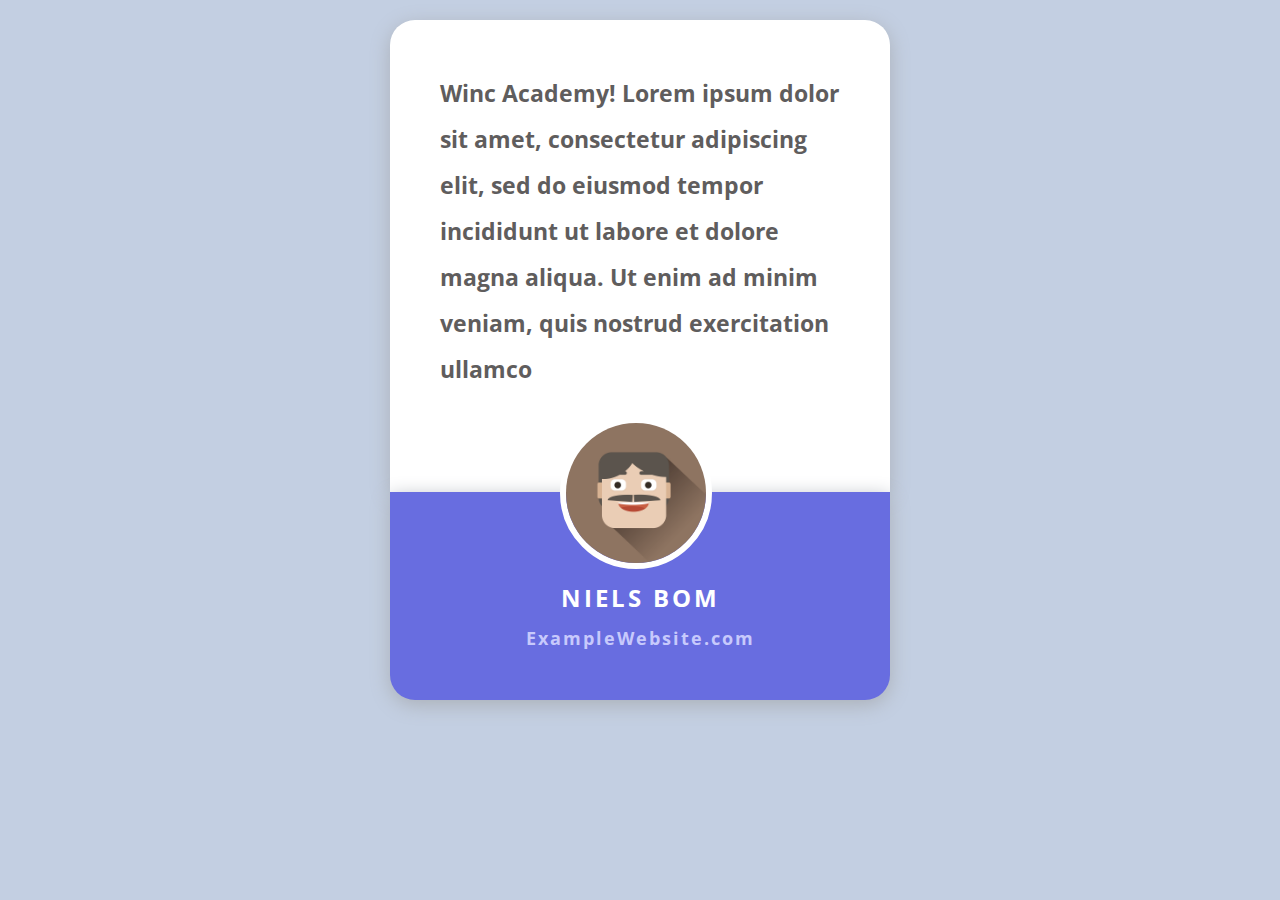
<file: Part 1 Adv CSS Ass/index.html>
<!DOCTYPE html>
<html lang="nl">
    <head>
        <meta charset="utf-8" />
        <meta name="viewport" content="width=device-width, initial-scale=1.0" />
        <link href="styles.css" rel="stylesheet" type="text/css" />
        <link href="https://fonts.googleapis.com/css2?family=Open+Sans&display=swap" rel="stylesheet"/>
        <title>Testimonial</title>
    </head>
    <body>
        <main class="main">
            <p> Winc Academy! Lorem ipsum dolor
                sit amet, consectetur adipiscing elit,
                sed do eiusmod tempor incididunt ut
                labore et dolore magna aliqua. Ut 
                enim ad minim veniam, quis nostrud
                exercitation ullamco
            </p>
            <figure class="main__portrait">
                <img src="portrait.png" alt="NIELS BOM"/> 
            </figure>  
        </main>
        <footer class="footer">
            <p>NIELS BOM</p>
            <p>ExampleWebsite.com</p>
        </footer>
    </body>
</html>
</file>
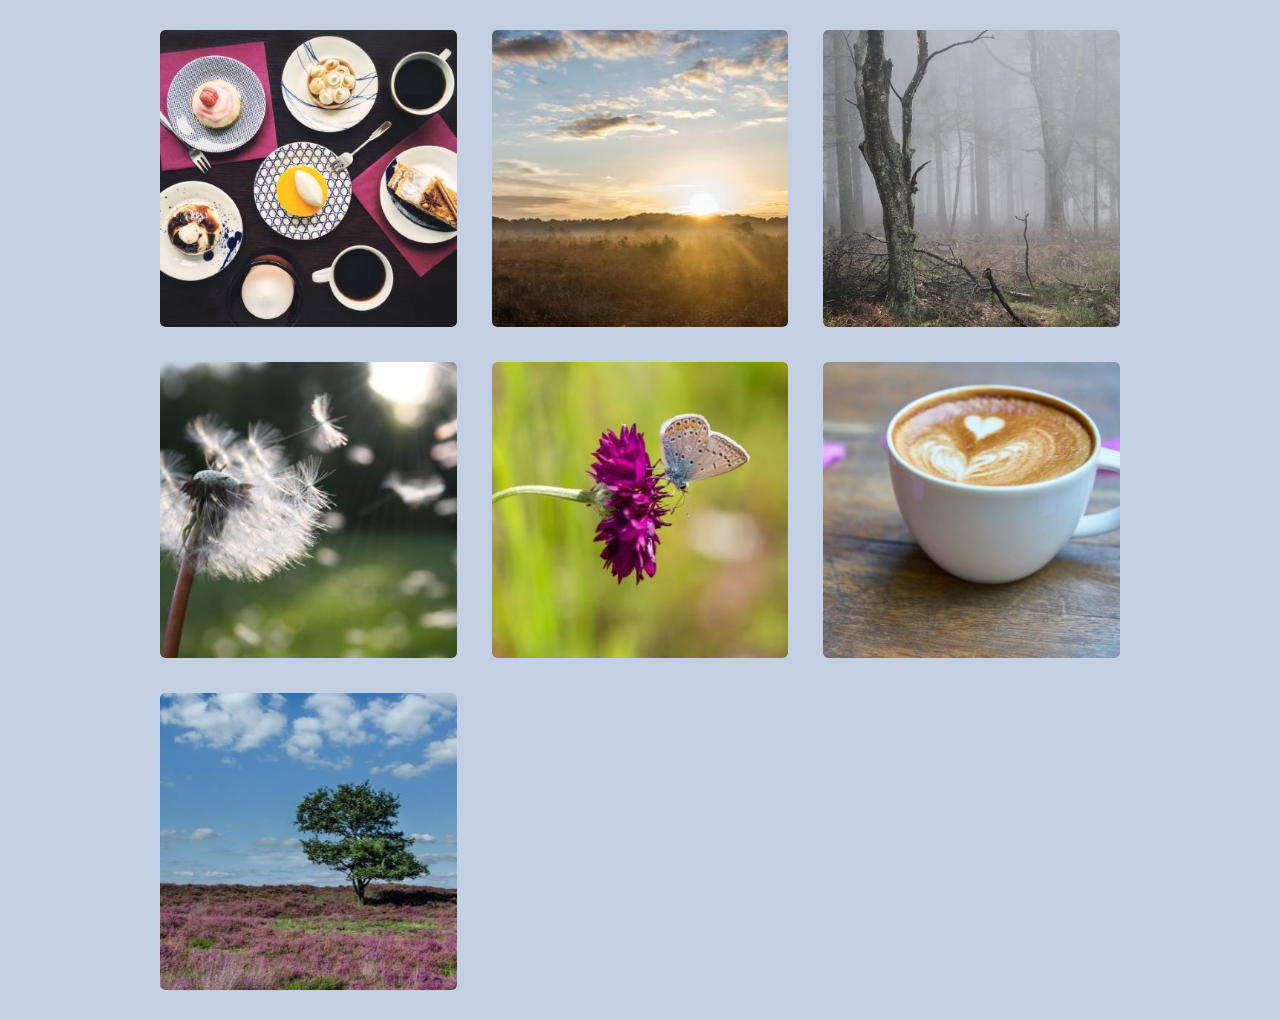
<file: Part 2 Adv CSS Ass/index.html>
<!DOCTYPE html>
<html lang="nl">
    <head>
        <meta charset="utf-8" />
        <meta name="viewport" content="width=device-width, initial-scale=1.0" />
        <link href="styles.css" rel="stylesheet" type="text/css" />
        <link href="https://fonts.googleapis.com/css2?family=Open+Sans&display=swap" rel="stylesheet"/>
        <title>Portfolio Grid</title>
    </head>
    <body>
        <div class="container">
            <div class="container__gallery">
                <img src="taartjes.jpg" alt="Tafel met taartjes"/>
                <div class="container__gallery__background">              
                    <button class="container__gallery__background__button">Read More</button>                 
                </div>
            </div>  
            <div class="container__gallery">    
                <img src="sunrise.jpg" alt="Tafel met taartjes"/>
                <div class="container__gallery__background">
                    <button class="container__gallery__background__button">Read More</button>
                </div>
            </div>
            <div class="container__gallery">    
                <img src="mistigbos.jpg" alt="Tafel met taartjes"/> 
                <div class="container__gallery__background">
                    <button class="container__gallery__background__button">Read More</button>
                </div>
            </div>   
            <div class="container__gallery">
                <img src="paardebloem.jpg" alt="Tafel met taartjes"/> 
                <div class="container__gallery__background">
                    <button class="container__gallery__background__button">Read More</button>
                </div>
            </div> 
            <div class="container__gallery">  
                <img src="vlinder.jpg" alt="Tafel met taartjes"/>
                <div class="container__gallery__background">
                    <button class="container__gallery__background__button">Read More</button>
                </div>
            </div>
            <div class="container__gallery">           
                <img src="coffee.jpg" alt="Tafel met taartjes"/>
                <div class="container__gallery__background">
                    <button class="container__gallery__background__button">Read More</button>
                </div>
            </div>
            <div class="container__gallery">     
                <img src="heide boom.jpg" alt="Tafel met taartjes"/> 
                <div class="container__gallery__background">
                    <button class="container__gallery__background__button">Read More</button>
                </div>
            </div>           
        </div>
    </body>
</html>
</file>
<file: Part 1 Adv CSS Ass/styles.css>
* {
  margin: 0;
  padding: 0;
}

body {
  background-color: #c3cfe2;
}

.main {
  max-width: 400px;
  margin-right: auto;
  margin-left: auto;
  padding: 50px;
  font-family: "Open Sans", sans-serif;
  font-weight: bolder;
  font-size: 23px;
  line-height: 2em;
  border-style: none;
  box-shadow: 0px 5px 20px #abb0b8;
  margin-top: 20px;
  color: rgb(95, 93, 93);
  background-color: #fff;
  border-top-left-radius: 25px;
  border-top-right-radius: 25px;
  padding-bottom: 100px;
}
.main__portrait {
  position: absolute;
  transform: translate(120px, 25px);
}
.main img {
  display: block;
  border-style: solid;
  border-width: 6px;
  border-radius: 50%;
  border-color: #fff;
  width: 140px;
  height: 140px;
}

.footer {
  max-width: 400px;
  margin-right: auto;
  margin-left: auto;
  padding: 50px;
  font-family: "Open Sans", sans-serif;
  font-weight: bolder;
  font-size: 23px;
  line-height: 2em;
  border-style: none;
  box-shadow: 0px 5px 20px #abb0b8;
  margin-top: 0;
  margin-bottom: 20px;
  padding-bottom: 40px;
  text-align: center;
  color: white;
  line-height: 1.8em;
  letter-spacing: 3px;
  background-color: #686de0;
  border-bottom-left-radius: 25px;
  border-bottom-right-radius: 25px;
}
.footer p:first-child {
  margin-top: 35px;
  font-size: 24px;
}
.footer p:nth-child(2) {
  font-size: 18px;
  color: #c7c9fc;
  letter-spacing: 2px;
}/*# sourceMappingURL=styles.css.map */
</file>
<file: Part 2 Adv CSS Ass/styles.css>
* {
  margin: 0;
  padding: 0;
  box-sizing: border-box;
}

body {
  background-color: #c3cfe2;
}

.container {
  width: 95%;
  margin: auto;
  margin-top: 20px;
  margin-bottom: 20px;
  display: grid;
  grid-gap: 10px;
  grid-template-columns: 1fr;
  grid-template-rows: repeat(7, auto);
}
.container__gallery {
  position: relative;
  border-radius: 5px;
  overflow: hidden;
}
.container__gallery img {
  display: block;
  width: 100%;
  height: auto;
  border-radius: 5px;
  transition-property: transform;
  transition: 400ms ease;
}
.container__gallery:hover img {
  transform: scale(1.2);
}
.container__gallery__background {
  position: absolute;
  top: 0;
  bottom: 0;
  left: 0;
  right: 0;
  width: 100%;
  height: 100%;
  opacity: 0;
  transition: 400ms ease;
  background-color: #9b3e5f;
}
.container__gallery__background:hover {
  opacity: 1;
}
.container__gallery__background__button {
  position: absolute;
  top: 50%;
  left: 50%;
  transform: translateY(-50%);
  transform: translateX(-50%);
  padding: 5px 15px;
  font-weight: bold;
  color: rgb(63, 62, 62);
  border-radius: 5px;
  border-style: none;
}
.container__gallery__background__button:hover {
  cursor: pointer;
}

@media screen and (min-width: 600px) {
  .container {
    width: 90%;
    grid-gap: 20px;
    grid-template-columns: repeat(2, 1fr);
    grid-template-rows: repeat(4, auto);
  }
}
@media screen and (min-width: 1025px) {
  .container {
    width: 75%;
    margin-top: 30px;
    margin-bottom: 30px;
    grid-gap: 35px;
    grid-template-columns: repeat(3, 1fr);
    grid-template-rows: repeat(3, auto);
  }
}/*# sourceMappingURL=styles.css.map */
</file>
